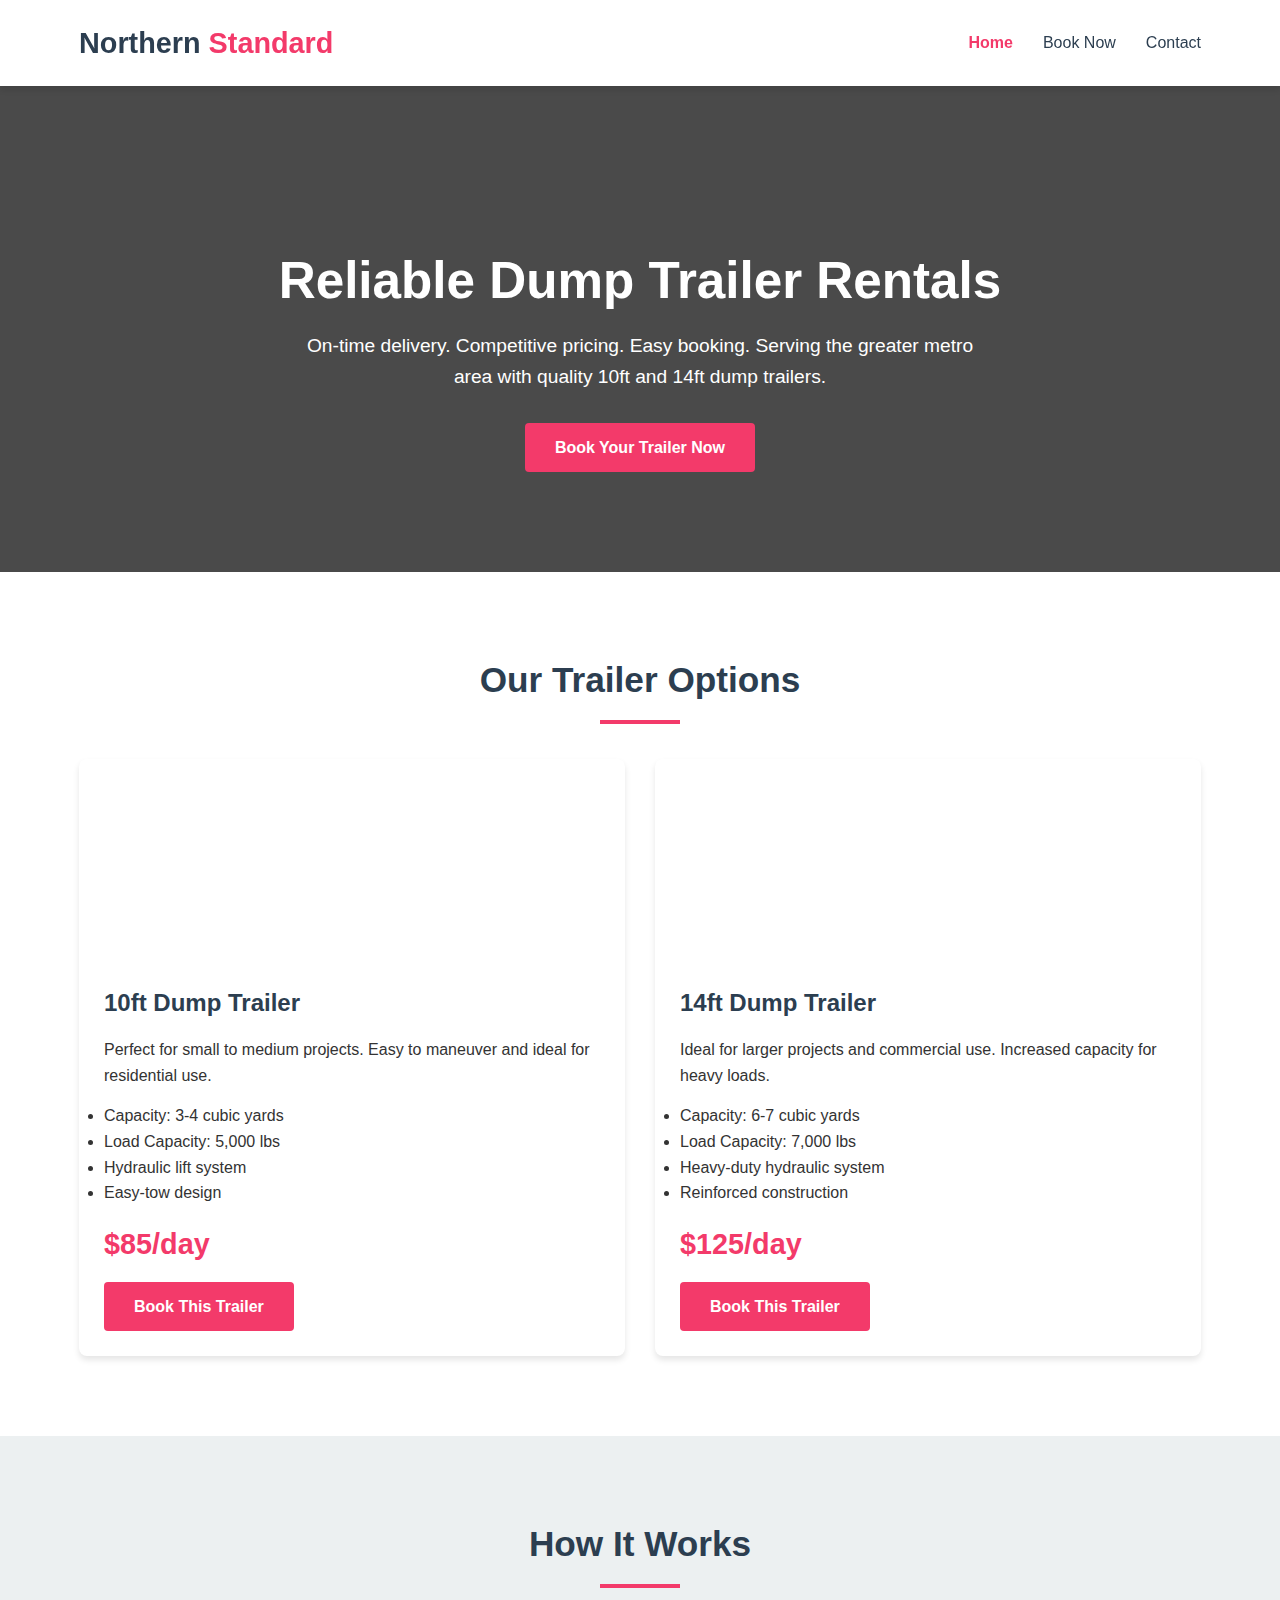
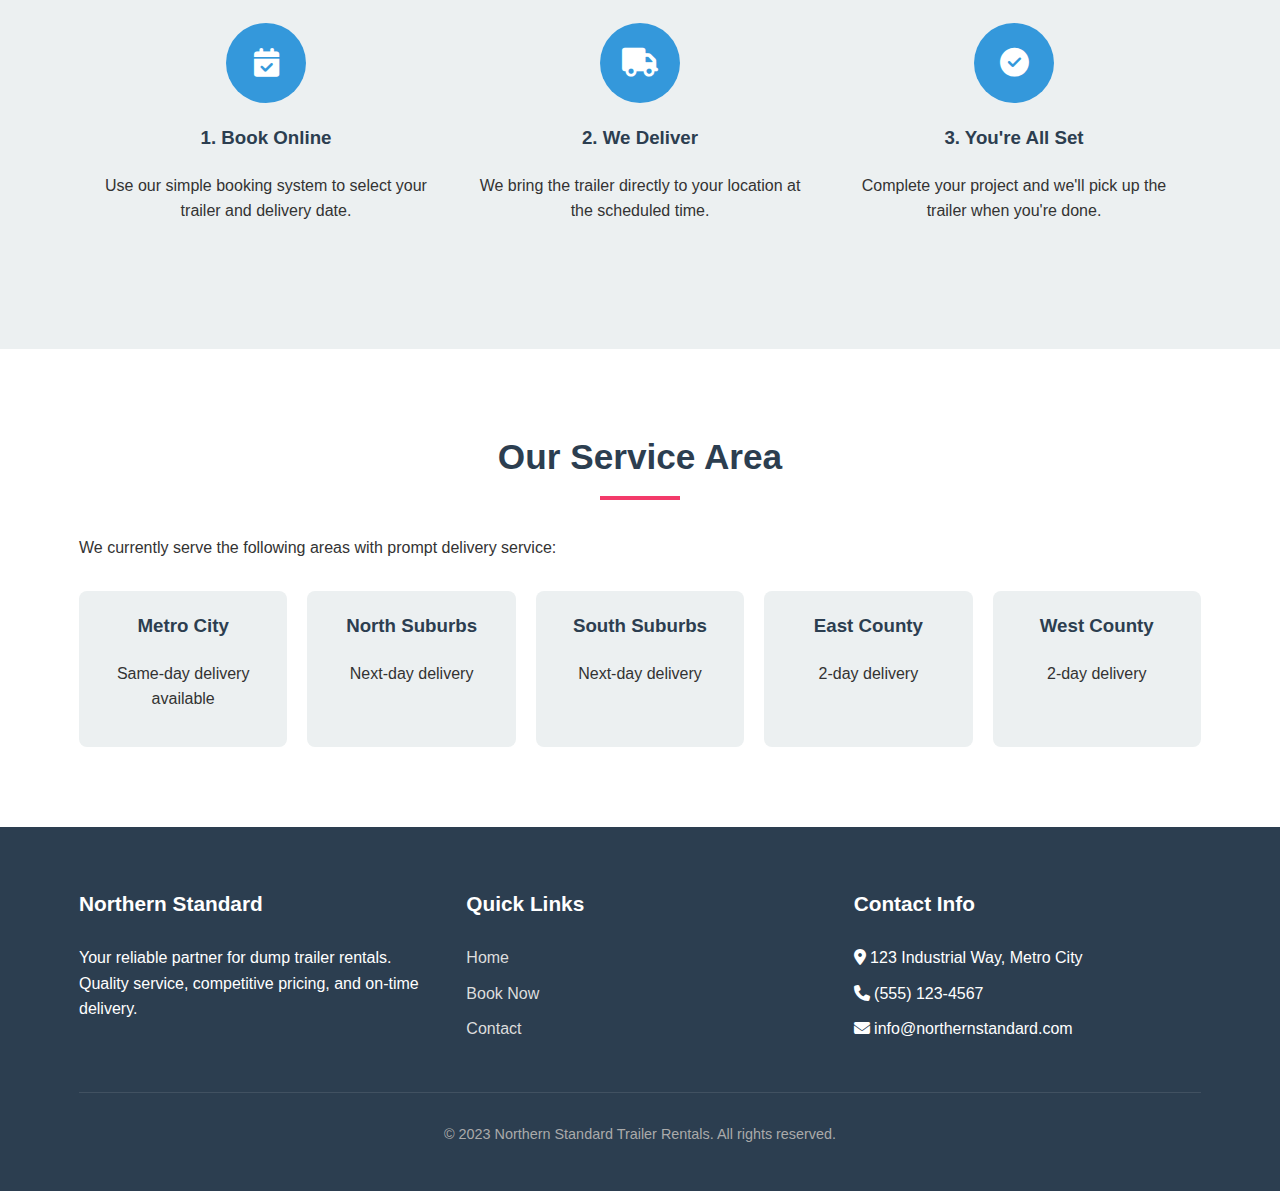
<file: index.html>
<!DOCTYPE html>
<html lang="en">
<head>
    <meta charset="UTF-8">
    <meta name="viewport" content="width=device-width, initial-scale=1.0">
    <title>Northern Standard | Dump Trailer Rentals</title>
    <link rel="stylesheet" href="css/style.css">
    <link rel="icon" type="image/x-icon" href="https://img.icons8.com/ios-filled/50/000000/shipped.png">
    <link rel="stylesheet" href="https://cdnjs.cloudflare.com/ajax/libs/font-awesome/6.4.0/css/all.min.css">
</head>
<body>
    <!-- Header will be loaded by JavaScript -->
    <div id="header"></div>

    <!-- Hero Section -->
    <section class="hero">
        <div class="container">
            <h1>Reliable Dump Trailer Rentals</h1>
            <p>On-time delivery. Competitive pricing. Easy booking. Serving the greater metro area with quality 10ft and 14ft dump trailers.</p>
            <a href="booking.html" class="btn">Book Your Trailer Now</a>
        </div>
    </section>

    <!-- Services Section -->
    <section class="services">
        <div class="container">
            <h2>Our Trailer Options</h2>
            <div class="services-grid">
                <div class="service-card">
                    <div class="service-img" style="background-image: url('https://images.unsplash.com/photo-1503376780353-7e6692767b70?ixlib=rb-4.0.3&auto=format&fit=crop&w=600&q=80');"></div>
                    <div class="service-content">
                        <h3>10ft Dump Trailer</h3>
                        <p>Perfect for small to medium projects. Easy to maneuver and ideal for residential use.</p>
                        <ul>
                            <li>Capacity: 3-4 cubic yards</li>
                            <li>Load Capacity: 5,000 lbs</li>
                            <li>Hydraulic lift system</li>
                            <li>Easy-tow design</li>
                        </ul>
                        <div class="price">$85/day</div>
                        <a href="booking.html" class="btn">Book This Trailer</a>
                    </div>
                </div>
                <div class="service-card">
                    <div class="service-img" style="background-image: url('https://images.unsplash.com/photo-1549317661-bd32c8ce0db2?ixlib=rb-4.0.3&auto=format&fit=crop&w=600&q=80');"></div>
                    <div class="service-content">
                        <h3>14ft Dump Trailer</h3>
                        <p>Ideal for larger projects and commercial use. Increased capacity for heavy loads.</p>
                        <ul>
                            <li>Capacity: 6-7 cubic yards</li>
                            <li>Load Capacity: 7,000 lbs</li>
                            <li>Heavy-duty hydraulic system</li>
                            <li>Reinforced construction</li>
                        </ul>
                        <div class="price">$125/day</div>
                        <a href="booking.html" class="btn">Book This Trailer</a>
                    </div>
                </div>
            </div>
        </div>
    </section>

    <!-- How It Works Section -->
    <section class="how-it-works">
        <div class="container">
            <h2>How It Works</h2>
            <div class="steps">
                <div class="step">
                    <div class="step-icon">
                        <i class="fas fa-calendar-check"></i>
                    </div>
                    <h3>1. Book Online</h3>
                    <p>Use our simple booking system to select your trailer and delivery date.</p>
                </div>
                <div class="step">
                    <div class="step-icon">
                        <i class="fas fa-truck"></i>
                    </div>
                    <h3>2. We Deliver</h3>
                    <p>We bring the trailer directly to your location at the scheduled time.</p>
                </div>
                <div class="step">
                    <div class="step-icon">
                        <i class="fas fa-check-circle"></i>
                    </div>
                    <h3>3. You're All Set</h3>
                    <p>Complete your project and we'll pick up the trailer when you're done.</p>
                </div>
            </div>
        </div>
    </section>

    <!-- Service Area Section -->
    <section class="service-area">
        <div class="container">
            <h2>Our Service Area</h2>
            <p>We currently serve the following areas with prompt delivery service:</p>
            <div class="areas-grid">
                <div class="area">
                    <h3>Metro City</h3>
                    <p>Same-day delivery available</p>
                </div>
                <div class="area">
                    <h3>North Suburbs</h3>
                    <p>Next-day delivery</p>
                </div>
                <div class="area">
                    <h3>South Suburbs</h3>
                    <p>Next-day delivery</p>
                </div>
                <div class="area">
                    <h3>East County</h3>
                    <p>2-day delivery</p>
                </div>
                <div class="area">
                    <h3>West County</h3>
                    <p>2-day delivery</p>
                </div>
            </div>
        </div>
    </section>

    <!-- Footer will be loaded by JavaScript -->
    <div id="footer"></div>

    <script src="js/main.js"></script>
</body>
</html>
</file>
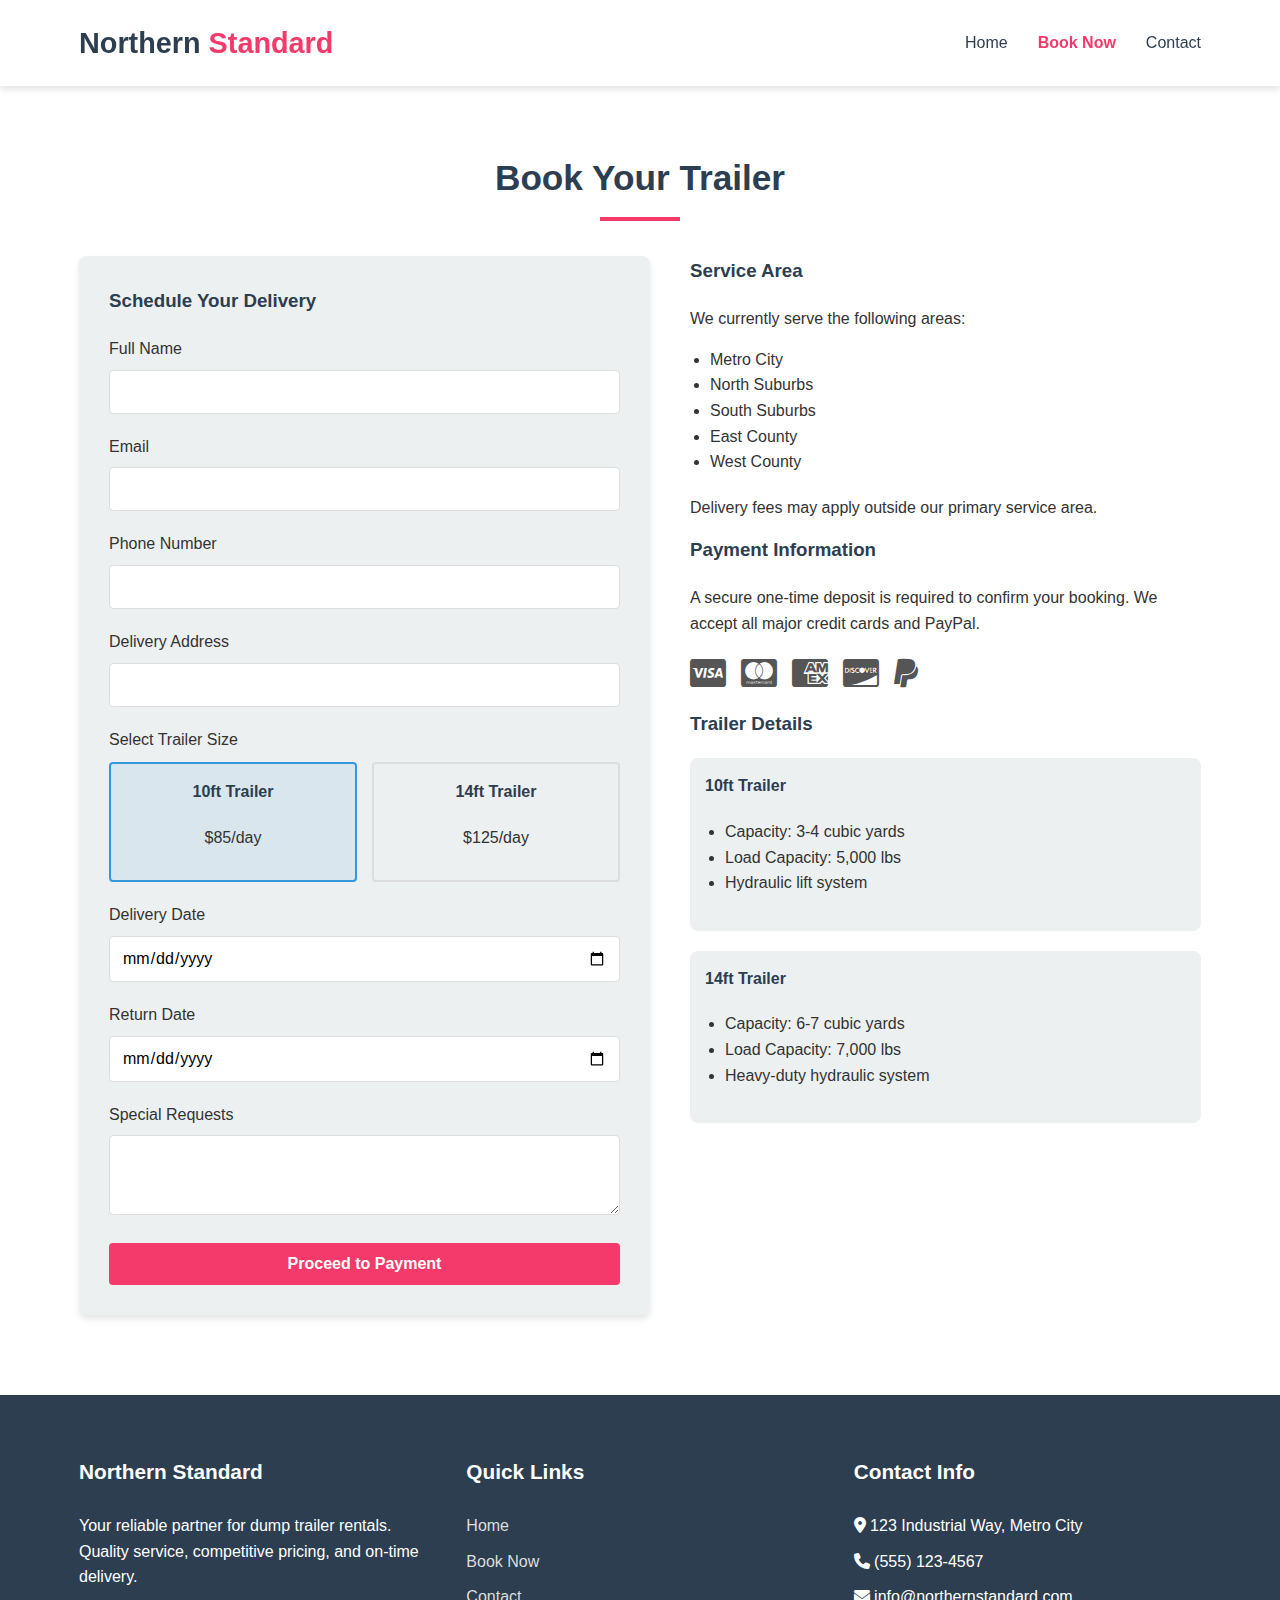
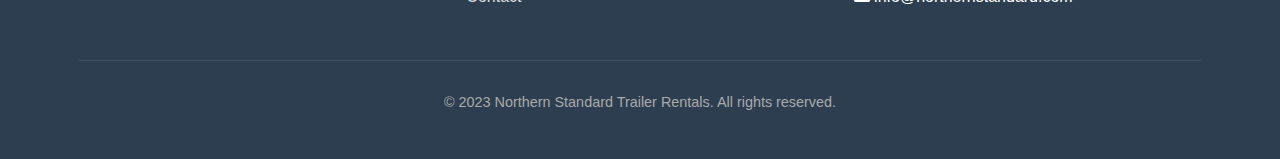
<file: booking.html>
<!DOCTYPE html>
<html lang="en">
<head>
    <meta charset="UTF-8">
    <meta name="viewport" content="width=device-width, initial-scale=1.0">
    <title>Book Your Trailer | Northern Standard</title>
    <link rel="stylesheet" href="css/style.css">
    <link rel="icon" type="image/x-icon" href="https://img.icons8.com/ios-filled/50/000000/shipped.png">
    <link rel="stylesheet" href="https://cdnjs.cloudflare.com/ajax/libs/font-awesome/6.4.0/css/all.min.css">
</head>
<body>
    <!-- Header will be loaded by JavaScript -->
    <div id="header"></div>

    <!-- Booking Section -->
    <section class="booking">
        <div class="container">
            <h2>Book Your Trailer</h2>
            <div class="booking-container">
                <div class="booking-form">
                    <h3>Schedule Your Delivery</h3>
                    <form id="bookingForm">
                        <div class="form-group">
                            <label for="name">Full Name</label>
                            <input type="text" id="name" class="form-control" required>
                        </div>
                        <div class="form-group">
                            <label for="email">Email</label>
                            <input type="email" id="email" class="form-control" required>
                        </div>
                        <div class="form-group">
                            <label for="phone">Phone Number</label>
                            <input type="tel" id="phone" class="form-control" required>
                        </div>
                        <div class="form-group">
                            <label for="address">Delivery Address</label>
                            <input type="text" id="address" class="form-control" required>
                        </div>
                        <div class="form-group">
                            <label>Select Trailer Size</label>
                            <div class="trailer-options">
                                <div class="trailer-option selected" data-size="10ft">
                                    <h4>10ft Trailer</h4>
                                    <p>$85/day</p>
                                </div>
                                <div class="trailer-option" data-size="14ft">
                                    <h4>14ft Trailer</h4>
                                    <p>$125/day</p>
                                </div>
                            </div>
                        </div>
                        <div class="form-group">
                            <label for="delivery-date">Delivery Date</label>
                            <input type="date" id="delivery-date" class="form-control" required>
                        </div>
                        <div class="form-group">
                            <label for="return-date">Return Date</label>
                            <input type="date" id="return-date" class="form-control" required>
                        </div>
                        <div class="form-group">
                            <label for="special-requests">Special Requests</label>
                            <textarea id="special-requests" class="form-control" rows="3"></textarea>
                        </div>
                        <button type="submit" class="btn" style="width: 100%;">Proceed to Payment</button>
                    </form>
                </div>
                <div class="booking-info">
                    <h3>Service Area</h3>
                    <p>We currently serve the following areas:</p>
                    <ul>
                        <li>Metro City</li>
                        <li>North Suburbs</li>
                        <li>South Suburbs</li>
                        <li>East County</li>
                        <li>West County</li>
                    </ul>
                    <p>Delivery fees may apply outside our primary service area.</p>
                    
                    <h3>Payment Information</h3>
                    <p>A secure one-time deposit is required to confirm your booking. We accept all major credit cards and PayPal.</p>
                    
                    <div class="payment-methods">
                        <i class="fab fa-cc-visa"></i>
                        <i class="fab fa-cc-mastercard"></i>
                        <i class="fab fa-cc-amex"></i>
                        <i class="fab fa-cc-discover"></i>
                        <i class="fab fa-paypal"></i>
                    </div>
                    
                    <h3>Trailer Details</h3>
                    <div class="trailer-details">
                        <div class="trailer-detail">
                            <h4>10ft Trailer</h4>
                            <ul>
                                <li>Capacity: 3-4 cubic yards</li>
                                <li>Load Capacity: 5,000 lbs</li>
                                <li>Hydraulic lift system</li>
                            </ul>
                        </div>
                        <div class="trailer-detail">
                            <h4>14ft Trailer</h4>
                            <ul>
                                <li>Capacity: 6-7 cubic yards</li>
                                <li>Load Capacity: 7,000 lbs</li>
                                <li>Heavy-duty hydraulic system</li>
                            </ul>
                        </div>
                    </div>
                </div>
            </div>
        </div>
    </section>

    <!-- Footer will be loaded by JavaScript -->
    <div id="footer"></div>

    <script src="js/main.js"></script>
    <script>
        // Booking-specific JavaScript
        document.addEventListener('DOMContentLoaded', function() {
            // Trailer Selection
            const trailerOptions = document.querySelectorAll('.trailer-option');
            trailerOptions.forEach(option => {
                option.addEventListener('click', function() {
                    trailerOptions.forEach(opt => opt.classList.remove('selected'));
                    this.classList.add('selected');
                });
            });

            // Form Submission
            document.getElementById('bookingForm').addEventListener('submit', function(e) {
                e.preventDefault();
                alert('Thank you for your booking! You will be redirected to the secure payment page.');
                // In a real implementation, this would redirect to a payment gateway
            });

            // Set minimum date for delivery to today
            const today = new Date().toISOString().split('T')[0];
            document.getElementById('delivery-date').setAttribute('min', today);
            document.getElementById('return-date').setAttribute('min', today);
        });
    </script>
</body>
</html>
</file>
<file: css/style.css>
/* Base Styles */
:root {
    --primary: #2c3e50;
    --secondary: #F33A6A;
    --accent: #3498db;
    --light: #ecf0f1;
    --dark: #2c3e50;
    --text: #333;
    --shadow: 0 4px 6px rgba(0, 0, 0, 0.1);
    --transition: all 0.3s ease;
}

* {
    margin: 0;
    padding: 0;
    box-sizing: border-box;
    font-family: 'Segoe UI', Tahoma, Geneva, Verdana, sans-serif;
}

body {
    color: var(--text);
    line-height: 1.6;
    background-color: #f9f9f9;
}

.container {
    width: 90%;
    max-width: 1200px;
    margin: 0 auto;
    padding: 0 15px;
}

section {
    padding: 80px 0;
}

h1, h2, h3, h4 {
    margin-bottom: 20px;
    color: var(--primary);
}

h1 {
    font-size: 2.8rem;
    line-height: 1.2;
}

h2 {
    font-size: 2.2rem;
    text-align: center;
    margin-bottom: 50px;
    position: relative;
}

h2::after {
    content: '';
    position: absolute;
    bottom: -15px;
    left: 50%;
    transform: translateX(-50%);
    width: 80px;
    height: 4px;
    background-color: var(--secondary);
}

p {
    margin-bottom: 15px;
}

.btn {
    display: inline-block;
    padding: 12px 30px;
    background-color: var(--secondary);
    color: white;
    border: none;
    border-radius: 4px;
    font-size: 1rem;
    font-weight: 600;
    cursor: pointer;
    text-decoration: none;
    transition: var(--transition);
    text-align: center;
}

.btn:hover {
    background-color: #c0392b;
    transform: translateY(-3px);
    box-shadow: var(--shadow);
}

.btn-secondary {
    background-color: var(--accent);
}

.btn-secondary:hover {
    background-color: #2980b9;
}

/* Header & Navigation */
header {
    background-color: white;
    box-shadow: var(--shadow);
    position: fixed;
    width: 100%;
    top: 0;
    z-index: 1000;
}

.navbar {
    display: flex;
    justify-content: space-between;
    align-items: center;
    padding: 20px 0;
}

.logo {
    font-size: 1.8rem;
    font-weight: 700;
    color: var(--primary);
    text-decoration: none;
}

.logo span {
    color: var(--secondary);
}

.nav-links {
    display: flex;
    list-style: none;
}

.nav-links li {
    margin-left: 30px;
}

.nav-links a {
    text-decoration: none;
    color: var(--primary);
    font-weight: 500;
    transition: var(--transition);
}

.nav-links a:hover {
    color: var(--secondary);
}

.mobile-menu {
    display: none;
    font-size: 1.5rem;
    cursor: pointer;
}

/* Hero Section */
.hero {
    background: linear-gradient(rgba(0, 0, 0, 0.7), rgba(0, 0, 0, 0.7)), url('https://images.unsplash.com/photo-1503376780353-7e6692767b70?ixlib=rb-4.0.3&ixid=M3wxMjA3fDB8MHxwaG90by1wYWdlfHx8fGVufDB8fHx8fA%3D%3D&auto=format&fit=crop&w=2070&q=80');
    background-size: cover;
    background-position: center;
    color: white;
    text-align: center;
    padding: 180px 0 100px;
    margin-top: 70px;
}

.hero h1 {
    color: white;
    font-size: 3.2rem;
    margin-bottom: 20px;
}

.hero p {
    font-size: 1.2rem;
    max-width: 700px;
    margin: 0 auto 30px;
}

/* Services Section */
.services {
    background-color: white;
}

.services-grid {
    display: grid;
    grid-template-columns: repeat(auto-fit, minmax(300px, 1fr));
    gap: 30px;
}

.service-card {
    background-color: white;
    border-radius: 8px;
    overflow: hidden;
    box-shadow: var(--shadow);
    transition: var(--transition);
}

.service-card:hover {
    transform: translateY(-10px);
}

.service-img {
    height: 200px;
    background-size: cover;
    background-position: center;
}

.service-content {
    padding: 25px;
}

.service-content h3 {
    font-size: 1.5rem;
    margin-bottom: 15px;
}

.price {
    font-size: 1.8rem;
    font-weight: 700;
    color: var(--secondary);
    margin: 15px 0;
}

/* How It Works */
.how-it-works {
    background-color: var(--light);
}

.steps {
    display: flex;
    justify-content: space-between;
    flex-wrap: wrap;
}

.step {
    flex: 1;
    min-width: 250px;
    text-align: center;
    padding: 0 20px;
    margin-bottom: 30px;
}

.step-icon {
    width: 80px;
    height: 80px;
    background-color: var(--accent);
    color: white;
    border-radius: 50%;
    display: flex;
    align-items: center;
    justify-content: center;
    margin: 0 auto 20px;
    font-size: 1.8rem;
}

/* Service Area */
.service-area {
    background-color: white;
}

.areas-grid {
    display: grid;
    grid-template-columns: repeat(auto-fit, minmax(200px, 1fr));
    gap: 20px;
    margin-top: 30px;
}

.area {
    background-color: var(--light);
    padding: 20px;
    border-radius: 8px;
    text-align: center;
    transition: var(--transition);
}

.area:hover {
    transform: translateY(-5px);
    box-shadow: var(--shadow);
}

/* Booking Section */
.booking {
    background-color: white;
    padding-top: 150px;
}

.booking-container {
    display: flex;
    flex-wrap: wrap;
    gap: 40px;
}

.booking-form {
    flex: 1;
    min-width: 300px;
    background-color: var(--light);
    padding: 30px;
    border-radius: 8px;
    box-shadow: var(--shadow);
}

.form-group {
    margin-bottom: 20px;
}

.form-group label {
    display: block;
    margin-bottom: 8px;
    font-weight: 500;
}

.form-control {
    width: 100%;
    padding: 12px;
    border: 1px solid #ddd;
    border-radius: 4px;
    font-size: 1rem;
}

.trailer-options {
    display: flex;
    gap: 15px;
    margin-top: 10px;
}

.trailer-option {
    flex: 1;
    text-align: center;
    padding: 15px;
    border: 2px solid #ddd;
    border-radius: 4px;
    cursor: pointer;
    transition: var(--transition);
}

.trailer-option.selected {
    border-color: var(--accent);
    background-color: rgba(52, 152, 219, 0.1);
}

.booking-info {
    flex: 1;
    min-width: 300px;
}

.booking-info ul {
    margin-left: 20px;
    margin-bottom: 20px;
}

.payment-methods {
    display: flex;
    gap: 15px;
    margin: 20px 0;
    font-size: 2rem;
    color: #555;
}

.trailer-details {
    margin-top: 20px;
}

.trailer-detail {
    margin-bottom: 20px;
    padding: 15px;
    background-color: var(--light);
    border-radius: 8px;
}

/* Contact Section */
.contact {
    background-color: var(--light);
    padding-top: 150px;
}

.contact-container {
    display: flex;
    flex-wrap: wrap;
    gap: 40px;
}

.contact-info {
    flex: 1;
    min-width: 300px;
}

.contact-details {
    margin-top: 30px;
}

.contact-item {
    display: flex;
    align-items: flex-start;
    margin-bottom: 20px;
}

.contact-icon {
    width: 40px;
    height: 40px;
    background-color: var(--accent);
    color: white;
    border-radius: 50%;
    display: flex;
    align-items: center;
    justify-content: center;
    margin-right: 15px;
    flex-shrink: 0;
}

.contact-form {
    flex: 1;
    min-width: 300px;
    background-color: white;
    padding: 30px;
    border-radius: 8px;
    box-shadow: var(--shadow);
}

/* About Section */
.about {
    background-color: white;
}

.about-content {
    display: flex;
    flex-wrap: wrap;
    gap: 40px;
    align-items: center;
}

.about-text {
    flex: 1;
    min-width: 300px;
}

.about-image {
    flex: 1;
    min-width: 300px;
}

.about-image img {
    width: 100%;
    border-radius: 8px;
    box-shadow: var(--shadow);
}

.features {
    display: grid;
    grid-template-columns: repeat(auto-fit, minmax(250px, 1fr));
    gap: 20px;
    margin-top: 30px;
}

.feature {
    text-align: center;
    padding: 20px;
}

.feature i {
    font-size: 2.5rem;
    color: var(--accent);
    margin-bottom: 15px;
}

/* Footer */
footer {
    background-color: var(--primary);
    color: white;
    padding: 60px 0 30px;
}

.footer-content {
    display: flex;
    flex-wrap: wrap;
    justify-content: space-between;
    gap: 40px;
    margin-bottom: 40px;
}

.footer-column {
    flex: 1;
    min-width: 200px;
}

.footer-column h3 {
    color: white;
    margin-bottom: 25px;
    font-size: 1.3rem;
}

.footer-links {
    list-style: none;
}

.footer-links li {
    margin-bottom: 10px;
}

.footer-links a {
    color: #ddd;
    text-decoration: none;
    transition: var(--transition);
}

.footer-links a:hover {
    color: white;
    padding-left: 5px;
}

.copyright {
    text-align: center;
    padding-top: 30px;
    border-top: 1px solid rgba(255, 255, 255, 0.1);
    font-size: 0.9rem;
    color: #aaa;
}

/* Responsive Design */
@media (max-width: 992px) {
    h1 {
        font-size: 2.4rem;
    }
    
    h2 {
        font-size: 2rem;
    }
    
    .hero {
        padding: 150px 0 80px;
    }
}

@media (max-width: 768px) {
    .nav-links {
        display: none;
        position: absolute;
        top: 100%;
        left: 0;
        width: 100%;
        background-color: white;
        flex-direction: column;
        padding: 20px 0;
        box-shadow: var(--shadow);
    }
    
    .nav-links.active {
        display: flex;
    }
    
    .nav-links li {
        margin: 10px 0;
        text-align: center;
    }
    
    .mobile-menu {
        display: block;
    }
    
    .hero h1 {
        font-size: 2rem;
    }
    
    section {
        padding: 60px 0;
    }
    
    .booking, .contact {
        padding-top: 120px;
    }
}

@media (max-width: 576px) {
    .hero {
        padding: 120px 0 60px;
    }
    
    .hero h1 {
        font-size: 1.8rem;
    }
    
    .btn {
        padding: 10px 20px;
    }
    
    .steps {
        flex-direction: column;
    }
    
    .trailer-options {
        flex-direction: column;
    }
}
</file>
